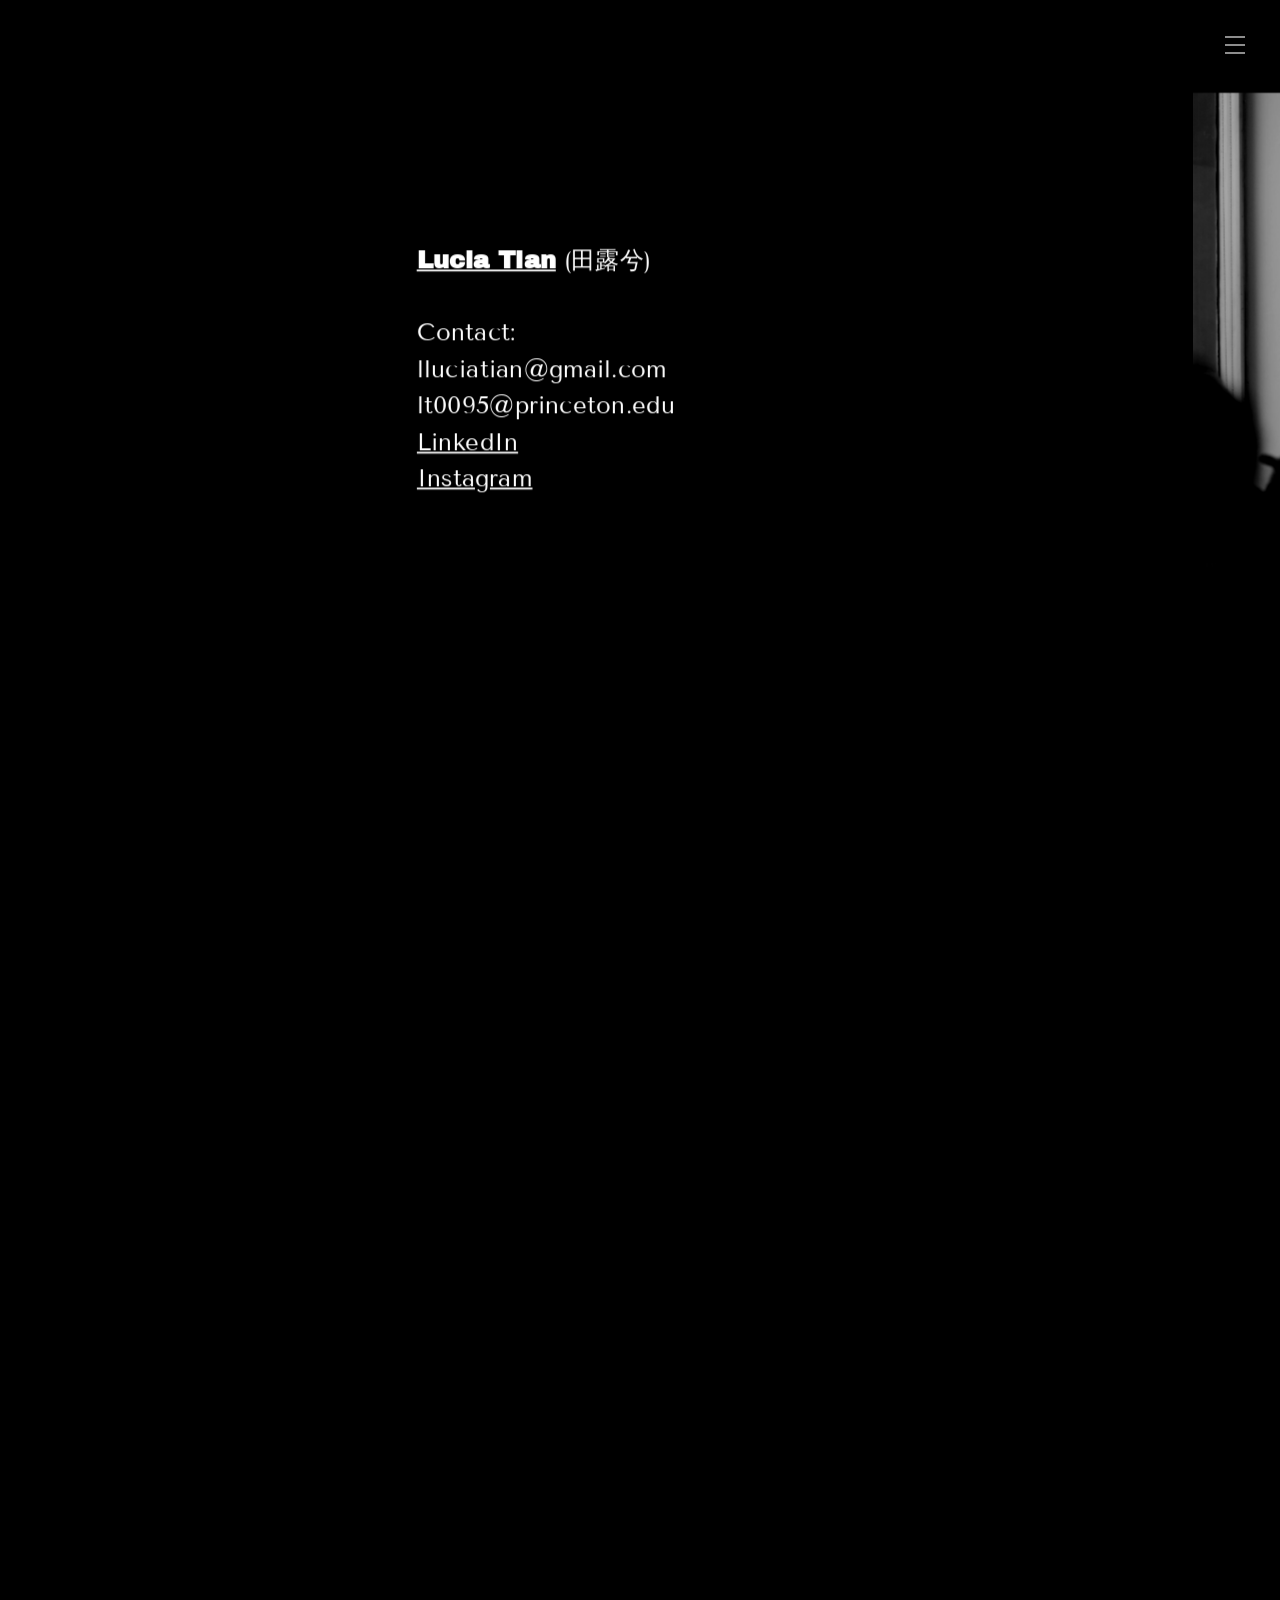
<file: contact.html>
<!doctype html>
<html lang="en">

<!--
      This project uses bootstrap and copied and pasted code from bootstrap in the css and javascript bundles,
      as well as smaller elements as labeled. 
  ...-->

<head>
    <meta charset="utf-8">
    <meta name="viewport" content="width=device-width, initial-scale=1">
    <link rel="stylesheet" href="boostrap.css">
    <link rel="stylesheet" href="style.css">
    <link rel="preconnect" href="https://fonts.googleapis.com">
    <link rel="preconnect" href="https://fonts.gstatic.com" crossorigin>
    <link href="https://fonts.googleapis.com/css2?family=Archivo+Black&family=Archivo+Narrow:ital@1&family=Archivo:wght@800&family=Tenor+Sans&display=swap"
          rel="stylesheet">
    <link rel="icon" href="logotian.png" type="image/png" />
    <script src="bootstrap.bundle.js"></script>
    <title>Lucia Tian</title>

    <!-- code copied and modifed from  https://codepen.io/alphardex/pen/NWxNyXb -->

    <body style=" overflow-y: hidden;  background-color: rgb(0, 0, 0);">
        <div>
            <div class="external">
                <div class="horizontal-scroll-wrapper">

                    <div class="img-wrapper faster">
                        <a target="_blank" rel="noopener">
                            <img src="assets/blackspacer.png" alt="">
                        </a>
                    </div>

                    <div class="img-wrapper fastest">
                        <p style=" margin-left:20vw;text-align: left; margin-top:10vh; font-size: 3vh;
                             max-width: 60vh; color:white;">
                            <u><b>Lucia Tian</b></u> (田露兮)
                            <br /> <br />

                            Contact:

                            <br /> 
                            lluciatian@gmail.com
                            <br />
                            lt0095@princeton.edu
                            <br />
                            <a href=https://www.linkedin.com/in/lucia--tian />LinkedIn
                            <br />
                            <a href=https://www.instagram.com/lucia.3dm />Instagram

                        </p>
                    </div>

                    <div class="img-wrapper faster">
                        <a target="_blank" rel="noopener">
                            <img src="assets/blackspacer.png" alt="">
                        </a>
                    </div>


                    <div class="img-wrapper fastest">
                        <a target="_blank" rel="noopener">
                            <img src="assets/luciatian2.JPG" alt="">
                        </a>
                    </div>




                </div>
            </div>
            <div>

            </div>
    </body>

    <body>
        <input type="checkbox" id="active">
        <label for="active" class="menu-btn"><span></span></label>
        <label for="active" class="close"></label>
        <div class="wrapper">

            <ul>
                <li><a href="index.html">Home</a></li>
                <li><a href="architecture2.html" />Architecture</a></li>
                <li><a href="other.html">Misc.</a></li>
                <li><a href="contact.html">Contact</a></li>


            </ul>
        </div>
    </body>



</html>
</file>
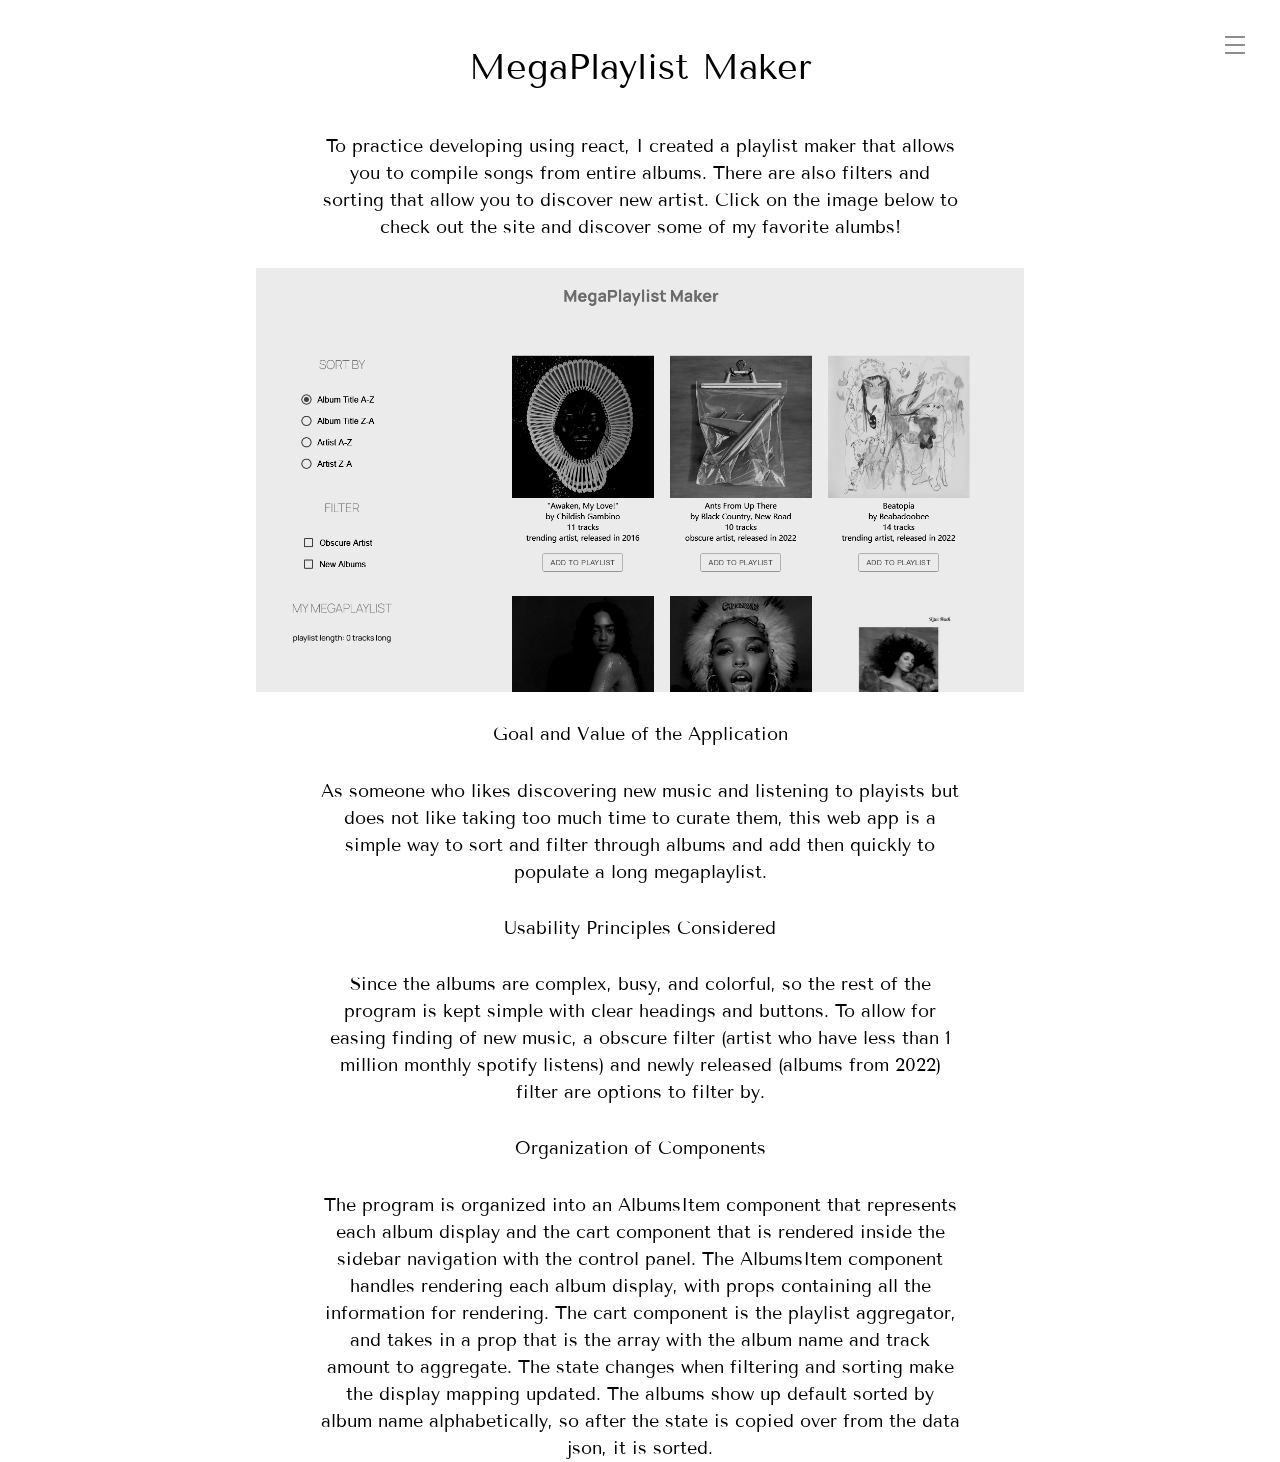
<file: megalist.html>
<!doctype html>
<html lang="en">

<head>
  <meta charset="utf-8">
  <meta name="viewport" content="width=device-width, initial-scale=1">
  <link rel="stylesheet" href="boostrap.css">
  <link rel="stylesheet" href="style.css">
  <link rel="preconnect" href="https://fonts.googleapis.com">
  <link rel="preconnect" href="https://fonts.gstatic.com" crossorigin>
  <link
    href="https://fonts.googleapis.com/css2?family=Archivo+Black&family=Archivo+Narrow:ital@1&family=Archivo:wght@800&family=Tenor+Sans&display=swap"
    rel="stylesheet">
</head>

<body>
  <!--
      This project uses bootstrap and copied and pasted code from bootstrap in the css and javascript bundles,
      as well as smaller elements as labeled. 
      ...-->
  <h1>MegaPlaylist Maker</h1>

  <p>To practice developing using react, I created a playlist maker that allows you to compile
    songs from entire albums. There are also filters and sorting that allow you to discover new artist.
    Click on the image below to check out the site and discover some of my favorite alumbs!
  </p>
  <a href="https://sillystarfish732.github.io/development/">
    <img style=" max-width:60vw; " src="assets/megaplaylistmaker.png" alt="charging station header image">

  </a>



  <h3>
    Goal and Value of the Application
  </h3>
  <p>
    As someone who likes discovering new music and listening to playists but does not like taking too much time to
    curate them, this web app is a simple way to sort and filter through albums and add then quickly to populate a long
    megaplaylist.

  <h3> Usability Principles Considered</h2>
    <p>
      Since the albums are complex, busy, and colorful, so the rest of the program is kept simple with clear headings
      and buttons. To allow for easing finding of new music, a obscure filter (artist who have less than 1 million
      monthly spotify listens) and newly released (albums from 2022) filter are options to filter by.

    </p>
    <h3>Organization of Components
    </h3>

    <p>
      The program is organized into an AlbumsItem component that represents each album display and the cart component
      that is rendered inside the sidebar navigation with the control panel.

      The AlbumsItem component handles rendering each album display, with props containing all the information for
      rendering. The cart component is the playlist aggregator, and takes in a prop that is the array with the album
      name and track amount to aggregate.

      The state changes when filtering and sorting make the display mapping updated. The albums show up default sorted
      by album name alphabetically, so after the state is copied over from the data json, it is sorted.</p>

    </p>
    <br>
</body>

<body>
  <input type="checkbox" id="active">
  <label for="active" class="menu-btn"><span></span></label>
  <label for="active" class="close"></label>
  <div class="wrapper">

    <ul>
      <li><a href="index.html">Home</a></li>
      <li><a href="uiux.html">UIUX</a></li>
      <li><a href="architecture.html">Architecture</a></li>
      <li><a href="other.html">All</a></li>

    </ul>
  </div>
</body>


</html>
</file>
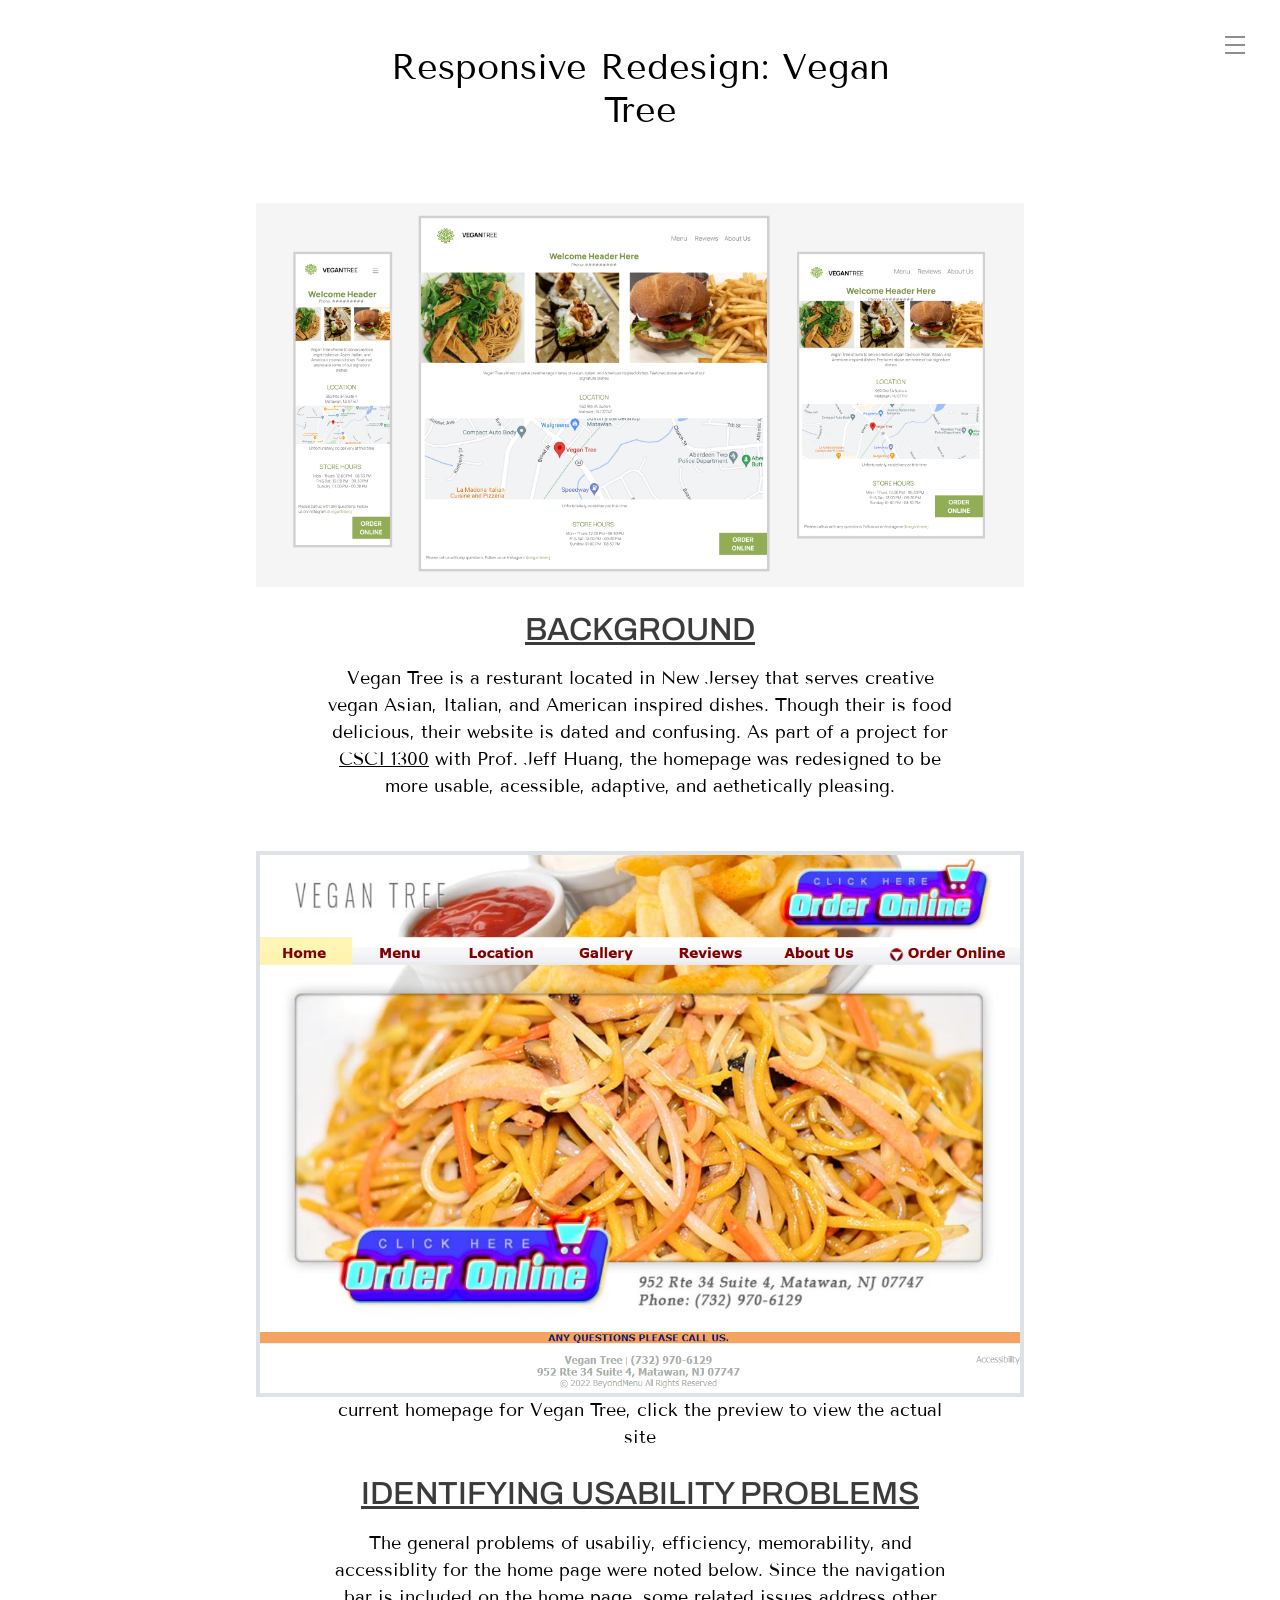
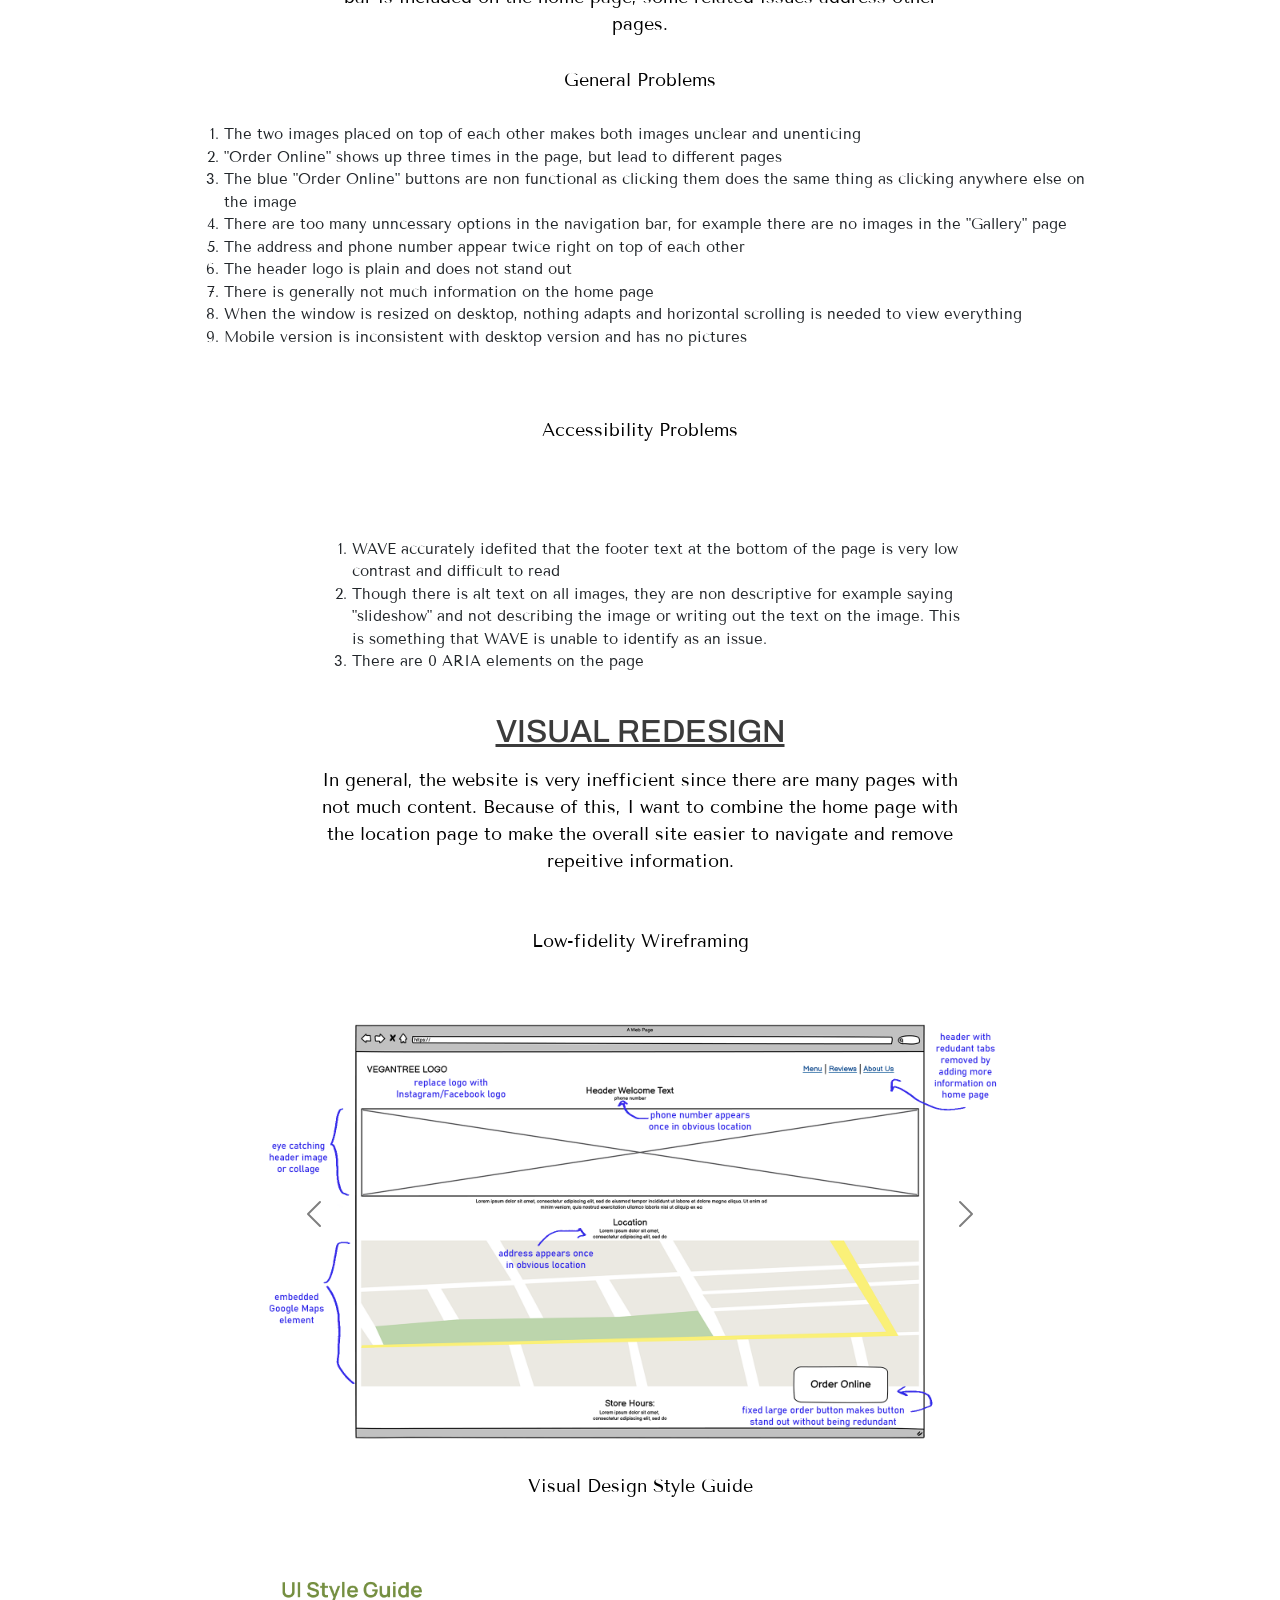
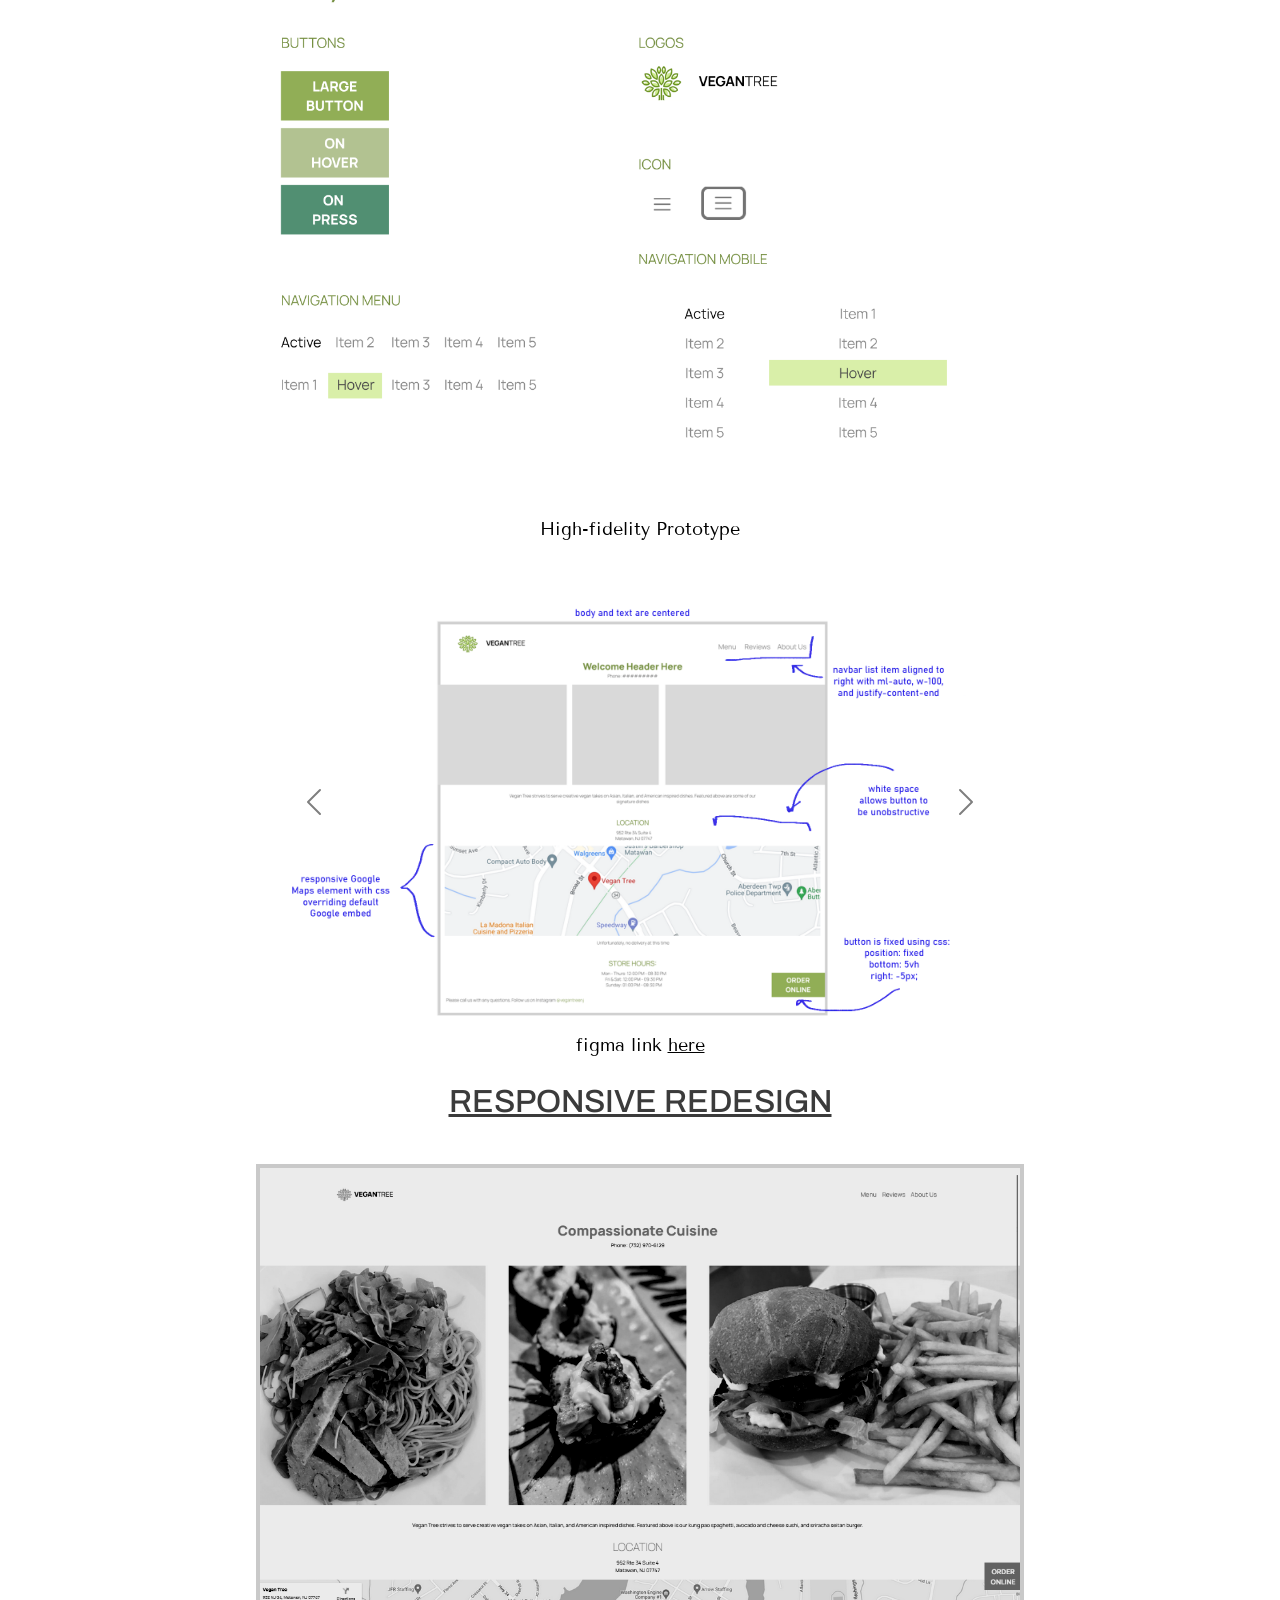
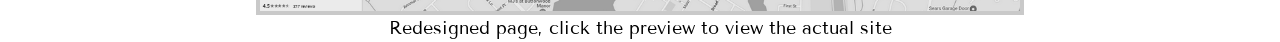
<file: redesign.html>
<!doctype html>
<html lang="en">

<head>
  <meta charset="utf-8">
  <meta name="viewport" content="width=device-width, initial-scale=1">
  <link rel="stylesheet" href="boostrap.css">
  <link rel="stylesheet" href="style.css">
  <link rel="preconnect" href="https://fonts.googleapis.com">
  <link rel="preconnect" href="https://fonts.gstatic.com" crossorigin>
  <link href="https://fonts.googleapis.com/css2?family=Archivo+Black&family=Archivo+Narrow:ital@1&family=Archivo:wght@800&family=Tenor+Sans&display=swap" rel="stylesheet">   <script src="bootstrap.bundle.js"></script>
  <title>Responsive Redesign: Vegan Tree</title>
</head>

<body>
  <!--
      This project uses bootstrap and copied and pasted code from bootstrap in the css and javascript bundles,
      as well as smaller elements as labeled. 
      ...-->
  <h1>Responsive Redesign: Vegan Tree</h1>
  <img style="filter: saturate(100%); max-width:60vw; " src="assets/headerimg.png" alt="vegan tree header image">
  <h2>Background</h2>
  <p>Vegan Tree is a resturant located in New Jersey that serves creative vegan Asian, Italian, and American inspired
    dishes.
    Though their is food delicious, their website is dated and confusing. As part of a project for
    <a href="https://cs.brown.edu/courses/csci1300/">CSCI 1300</a> with Prof. Jeff Huang, the homepage was redesigned to
    be
    more usable, acessible, adaptive, and aethetically pleasing.
  </p>

  <br>
  <a style="margin-top: 0rem;" href="https://www.vegantreematawan.com/">
    <img style="filter: saturate(100%); max-width:60vw; " class="border border-gray border-4"
      src="assets/current site.png" alt="Vegan Tree current website homepage">
  </a>


  <p style="text-align: center; margin-bottom: 0rem;">current homepage for Vegan Tree, click the preview to view the
    actual site</p>



  <h2>Identifying Usability Problems</h2>
  <p>The general problems of usabiliy, efficiency, memorability, and accessiblity for the home page were noted below.
    Since the navigation bar is included on the home page, some related issues address other pages.
  <h3>General Problems</h3>

  <!-- List format copied and pasted and modified w3schools-->
  <ol
    style="text-align: left;margin-left: 15vw; margin-right: 15vw;   font-family: 'Manrope', sans-serif;  font-size: 15px;"
    class="dashed">
    <li>The two images placed on top of each other makes both images unclear and unenticing</li>
    <li>"Order Online" shows up three times in the page, but lead to different pages</li>
    <li>The blue "Order Online" buttons are non functional as clicking them does the same thing as clicking anywhere
      else on the image</li>
    <li>There are too many unncessary options in the navigation bar, for example there are no images in the "Gallery"
      page </li>
    <li>The address and phone number appear twice right on top of each other</li>
    <li>The header logo is plain and does not stand out</li>
    <li>There is generally not much information on the home page</li>
    <li>When the window is resized on desktop, nothing adapts and horizontal scrolling is needed to view everything</li>
    <li>Mobile version is inconsistent with desktop version and has no pictures</li>
  </ol>
  <br>

  <p>
  <h3>Accessibility Problems<h3></h3>
    </p>
    <ol
      style="max-width:50vw; text-align: left; font-size: 15px;"
      class="dashed">
      <li>WAVE accurately idefited that the footer text at the bottom of the page is very low contrast and difficult to
        read</li>
      <li>Though there is alt text on all images, they are non descriptive for example saying "slideshow" and not
        describing the image or writing
        out the text on the image. This is something that WAVE is unable to identify as an issue.</li>
      <li>There are 0 ARIA elements on the page</li>
    </ol>
    </p>

    <h2>Visual Redesign</h2>
    <p>In general, the website is very inefficient since there are many pages with not much content. Because of this, I
      want to combine the home page
      with the location page to make the overall site easier to navigate and remove repeitive information.</p>
    <br>

    <h3>Low-fidelity Wireframing</h3>

    <div id="carouselExampleControls" class="carousel carousel-dark slide" data-bs-ride="carousel">
      <div class="carousel-inner">
        <div class="carousel-item active">
          <img style="max-width:100vw; filter: saturate(100%)" src="assets/lofidesktop.png" class="d-block w-100"
            alt="desktop wireframe">
        </div>
        <div class="carousel-item">
          <img style="max-width:100vw; filter: saturate(100%)" src="assets/lofitablet.png" class="d-block w-100"
            alt="tablet wireframe">
        </div>
        <div class="carousel-item">
          <img style="max-width:100vw; filter: saturate(100%)" src="assets/lofimobile.png" class="d-block w-100"
            alt="mobile wireframe">
        </div>
      </div>
      <button class="carousel-control-prev" type="button" data-bs-target="#carouselExampleControls"
        data-bs-slide="prev">
        <span class="carousel-control-prev-icon" aria-hidden="true"></span>
        <span class="visually-hidden">Previous</span>
      </button>
      <button class="carousel-control-next" type="button" data-bs-target="#carouselExampleControls"
        data-bs-slide="next">
        <span class="carousel-control-next-icon" aria-hidden="true"></span>
        <span class="visually-hidden">Next</span>
      </button>
    </div>
    </div>

    <h3>Visual Design Style Guide</h3>
    <img style="filter: saturate(100%); max-width:60vw;" src="assets/styleguide.png" alt="visual design style guide">



    <h3>High-fidelity Prototype</h3>

    <div id="carouselExampleControls2" class="carousel carousel-dark slide" data-bs-ride="carousel">
      <div class="carousel-inner">
        <div class="carousel-item active">
          <img style="max-width:100vw; filter: saturate(100%)" src="assets/hifidesktop.png" class="d-block w-100"
            alt="desktop hifi prototype">
        </div>
        <div class="carousel-item">
          <img style="max-width:100vw; filter: saturate(100%)" src="assets/hifitablet.png" class="d-block w-100"
            alt="tablet hifi prototype">
        </div>
        <div class="carousel-item">
          <img style="max-width:100vw; filter: saturate(100%)" src="assets/hifimobile.png" class="d-block w-100"
            alt="mobile hifiprototype">
        </div>
      </div>
      <button class="carousel-control-prev" type="button" data-bs-target="#carouselExampleControls2"
        data-bs-slide="prev">
        <span class="carousel-control-prev-icon" aria-hidden="true"></span>
        <span class="visually-hidden">Previous</span>
      </button>
      <button class="carousel-control-next" type="button" data-bs-target="#carouselExampleControls2"
        data-bs-slide="next">
        <span class="carousel-control-next-icon" aria-hidden="true"></span>
        <span class="visually-hidden">Next</span>
      </button>
    </div>
    </div>


    <p style="text-align: center;">figma link
      <a href="https://www.figma.com/file/qGVjvUK3UMcK21Q8wWl6b4/vegantree-hifi?node-id=0%3A1">here</a>
    </p>

    <h2>Responsive Redesign</h2>

    <a href="https://sillystarfish732.github.io/vegantree/">
      <img style=" max-width:60vw;" class="border border-gray border-4" src="assets/newsite.png"
        alt="live redesigned page">
    </a>

    <p style="text-align: center;">Redesigned page, click the preview to view the actual site</p>

</body>
<body>
  <input type="checkbox" id="active">
  <label for="active" class="menu-btn"><span></span></label>
  <label for="active" class="close"></label>
  <div class="wrapper">

    <ul>
      <li><a href="index.html">Home</a></li>
      <li><a href="uiux.html">UIUX</a></li>
      <li><a href="architecture.html">Architecture</a></li>
      <li><a href="other.html">All</a></li>

    </ul>
  </div>
</body>

</html>
</file>
<file: style.css>
body {
  display: flex;
  align-items: center;
  justify-content: start;
  flex-direction: column;
  background-color: rgb(255, 255, 255);
}

h1 {
  color: rgb(0, 0, 0);
  text-transform: none;
  text-align: center;
  font-family: 'tenor sans', sans-serif;
  font-size: 2.25rem;
  max-width: 40vw;
  margin-top: 5vh;
  margin-bottom: 5vh;

}

h2 {
  text-transform: uppercase;
  color: rgb(59, 59, 59);
  text-align: center;
  text-decoration: underline;

  font-family: 'archivo', sans-serif;
  margin-top: 1.5rem;
  margin-bottom: 1rem;
  font-size: 2rem;
  max-width: 60vw;

}

h3 {
  text-transform: none;
  color: rgb(0, 0, 0);
  text-align: center;
  font-family: 'tenor sans', sans-serif;
  margin-top: 2rem;
  margin-bottom: 2rem;
  margin-left: 10vw;
  margin-right: 10vw;
  font-size: 18px;
  max-width: 50vw;

}

p {
  margin-top: 1vh;
  color: #000000;
  font-family: 'Tenor Sans', sans-serif;
  font-size: 18px;
  font-style: normal;
  text-align: center;
  text-transform: none;
  max-width: 50vw;
}

b {
  font-family: 'Archivo Black', sans-serif;
  //text-decoration-line: underline;
}

img {
  max-width: 40vh;
  max-height: 80vh;
  transition: .5s;
  vertical-align: top;
  filter: saturate(0%) brightness(80%) contrast(140%);
  margin-top: 3vh;
  display: flex;
  align-items: center;
  justify-content: center;
}

a:hover img {
  filter: saturate(100%);
}

.photogrid {
  display: flex;
  justify-content: space-evenly;
  flex-wrap: wrap;
  max-width: 70vw;
  align-items: center;
}



.custom-tog.navbar-toggler {
  border-color: rgb(255, 255, 255);
}


/*** menu nav modifed and inspired from https://codepen.io/yuhomyan/pen/ExKvNVa **********/
* {
  margin: 0;
  padding: 0;
  box-sizing: border-box;
  font-family: 'Archivo Black', sans-serif;
  font-family: 'Tenor Sans', sans-serif;
}

.wrapper {
  position: fixed;
  top: 0;
  /*left: -100%;*/
  right: -100%;
  height: 100%;
  width: 100%;
  background: #000;
  /*background: linear-gradient(90deg, #f92c78, #4114a1);*/
  /* background: linear-gradient(375deg, #1cc7d0, #2ede98); */
  /* background: linear-gradient(-45deg, #e3eefe 0%, #efddfb 100%);*/
  transition: all 0.6s ease-in-out;
}

#active:checked~.wrapper {
  /*left: 0;*/
  right: 0;
}

.menu-btn {
  position: absolute;
  z-index: 5;
  right: 20px;
  /*left: 20px; */
  top: 20px;
  height: 50px;
  width: 50px;
  text-align: center;
  line-height: 50px;
  border-radius: 10%;
  font-size: 20px;
  cursor: pointer;
  /*color: #fff;*/
  /*background: linear-gradient(90deg, #f92c78, #4114a1);*/
  /* background: linear-gradient(375deg, #1cc7d0, #2ede98); */
  /* background: linear-gradient(-45deg, #e3eefe 0%, #efddfb 100%); */
  transition: all 0.3s ease-in-out;
}

.menu-btn span,
.menu-btn:before,
.menu-btn:after {
  content: "";
  position: absolute;
  top: calc(50% - 1px);
  left: 30%;
  width: 40%;
  border-bottom: 2px solid rgb(141, 141, 141);
  transition: transform .6s cubic-bezier(0.215, 0.61, 0.355, 1);
}

.menu-btn:before {
  transform: translateY(-8px);
}

.menu-btn:after {
  transform: translateY(8px);
}


.close {
  z-index: 5;
  width: 100%;
  height: 100%;
  pointer-events: none;
}

/* closing animation */
#active:checked+.menu-btn span {
  transform: scaleX(0);
}

#active:checked+.menu-btn:before {
  transform: rotate(45deg);
  border-color: #fff;
}

#active:checked+.menu-btn:after {
  transform: rotate(-45deg);
  border-color: #fff;
}

.wrapper ul {
  position: absolute;
  top: 60%;
  left: 50%;
  height: 90%;
  transform: translate(-50%, -50%);
  list-style: none;
  text-align: center;
}

.wrapper ul li {
  height: 10%;
  margin: 15px 0;
}

.wrapper ul li a {
  text-decoration: none;
  font-size: 30px;
  font-weight: 500;
  padding: 5px 30px;
  color: rgb(255, 255, 255);
  border-radius: 10px;
  position: absolute;
  line-height: 50px;
  margin: 5px 30px;
  opacity: 0;
  transition: all 0.3s ease;
  transition: transform .6s cubic-bezier(0.215, 0.61, 0.355, 1);
}

.wrapper ul li a:hover:after {
  font-family: ar;
  transform: scaleY(1);
}

.wrapper ul li a:hover {
  text-decoration: underline;
  font-family: "archivo black";
}

input[type="checkbox"] {
  display: none;
}

.content .title {
  font-size: 40px;
  font-weight: 700;
}

.content p {
  font-size: 35px;
  font-weight: 600;
}

#active:checked~.wrapper ul li a {
  opacity: 1;
}

.wrapper ul li a {
  transition: opacity 1.2s, transform 1.2s cubic-bezier(0.215, 0.61, 0.355, 1);
  transform: translateX(100px);
}

#active:checked~.wrapper ul li a {
  transform: none;
  transition-timing-function: ease, cubic-bezier(.1, 1.3, .3, 1);
  /* easeOutBackを緩めた感じ */
  transition-delay: .6s;
  transform: translateX(-100px);
}


/* home page horizontal scroll inspired and modified from https://codepen.io/pehaa/pen/zYxbxQg */

* {
  box-sizing: border-box;
}

/* hide scrollbar */
::-webkit-scrollbar {
  width: 1px;
  height: 1px;
}

::-webkit-scrollbar-button {
  width: 1px;
  height: 1px;
}

.external {
  overflow: hidden;
  height: 100vh;
  width: 100vw;
}

.horizontal-scroll-wrapper {
  display: flex;
  flex-direction: column;
  align-items: center;
  width: 100vh;
  transform: rotate(-90deg) translate3d(0, -100vh, 0);
  transform-origin: right top;
  overflow-y: auto;
  overflow-x: hidden;
  padding: 0;
  height: 100vw;
  perspective: 1px;
  transform-style: preserve-3d;
  padding-bottom: 10rem;
}

.img-wrapper {
  transform: rotate(90deg);
  display: flex;
  align-items: center;
  justify-content: center;
  min-height: 40vh;
  transform-origin: 50% 50%;
  transform: rotate(90deg) translateZ(.1px) scale(0.9) translateX(0px) translateY(-3vh);
  transition: 1s;
}

.img-wrapper:hover {
  min-height: 45vh;
}

.slower {
  transform: rotate(90deg) translateZ(-.2px) scale(1.1) translateX(0%) translateY(-10vh);
}

.slower1 {
  transform: rotate(90deg) translateZ(-.25px) scale(1.05) translateX(0%) translateY(8vh);
}

.slower2 {
  transform: rotate(90deg) translateZ(-.3px) scale(1.5) translateX(0%) translateY(2vh);
}

.slower-down {
  transform: rotate(90deg) translateZ(-.2px) scale(1.1) translateX(0%) translateY(16vh);
}

.faster {
  transform: rotate(90deg) translateZ(.15px) scale(0.8) translateX(0%) translateY(14vh);
}

.faster1 {
  transform: rotate(90deg) translateZ(.05px) scale(0.8) translateX(0%) translateY(10vh);
}

.fastest {
  transform: rotate(90deg) translateZ(.22px) scale(0.7) translateX(-10vh) translateY(-15vh);
}

.vertical {
  transform: rotate(90deg) translateZ(-.15px) scale(1.15) translateX(0%) translateY(0%);
}

.last {
  transform: rotate(90deg) translateZ(-.2px) scale(1.1) translateX(25vh) translateY(-8vh);
}

.scroll-info,
header {
  position: absolute;
  left: 1rem;
}

.scroll-info {
  top: 1rem;
}

a {
  color: inherit;
  font-weight: 500;

}


.img-wrapper a {
  overflow: hidden;
  display: block;
  padding: 0vh;
  /***
  box-shadow: rgba(255, 255, 255, 0.35) 0px 5px 15px;
  ***/

}

p {
  margin: 0;
}

.scroll-info {
  display: flex;
  align-items: center;
}

.icon svg {
  width: 50px;
  fill: currentcolor;
}

/**** bootstrap carousel fix ***/
.carousel-inner {
  max-width: 60vw;
}

.carousel-inner img {
  max-width: 60vw;
}

/************/


/*
JOSH COMEAU's resets

  1. Use a more-intuitive box-sizing model.
*/
*,
*::before,
*::after {
  box-sizing: border-box;
}

/*
  2. Remove default margin
*/
* {
  margin: 0;
}

/*
  3. Allow percentage-based heights in the application
*/
html,
body {
  height: 100%;
}

/*
  Typographic tweaks!
  4. Add accessible line-height
  5. Improve text rendering
*/
body {
  line-height: 1.5;
  -webkit-font-smoothing: antialiased;
}

/*
  6. Improve media defaults
*/
img,
picture,
video,
canvas,
svg {
  display: block;
}

/*
  7. Remove built-in form typography styles
*/
input,
button,
textarea,
select {
  font: inherit;
}

/*
  8. Avoid text overflows
*/
p,
h1,
h2,
h3,
h4,
h5,
h6 {
  overflow-wrap: break-word;
}

/*
  9. Create a root stacking context
*/
#root,
#__next {
  isolation: isolate;
}
</file>
